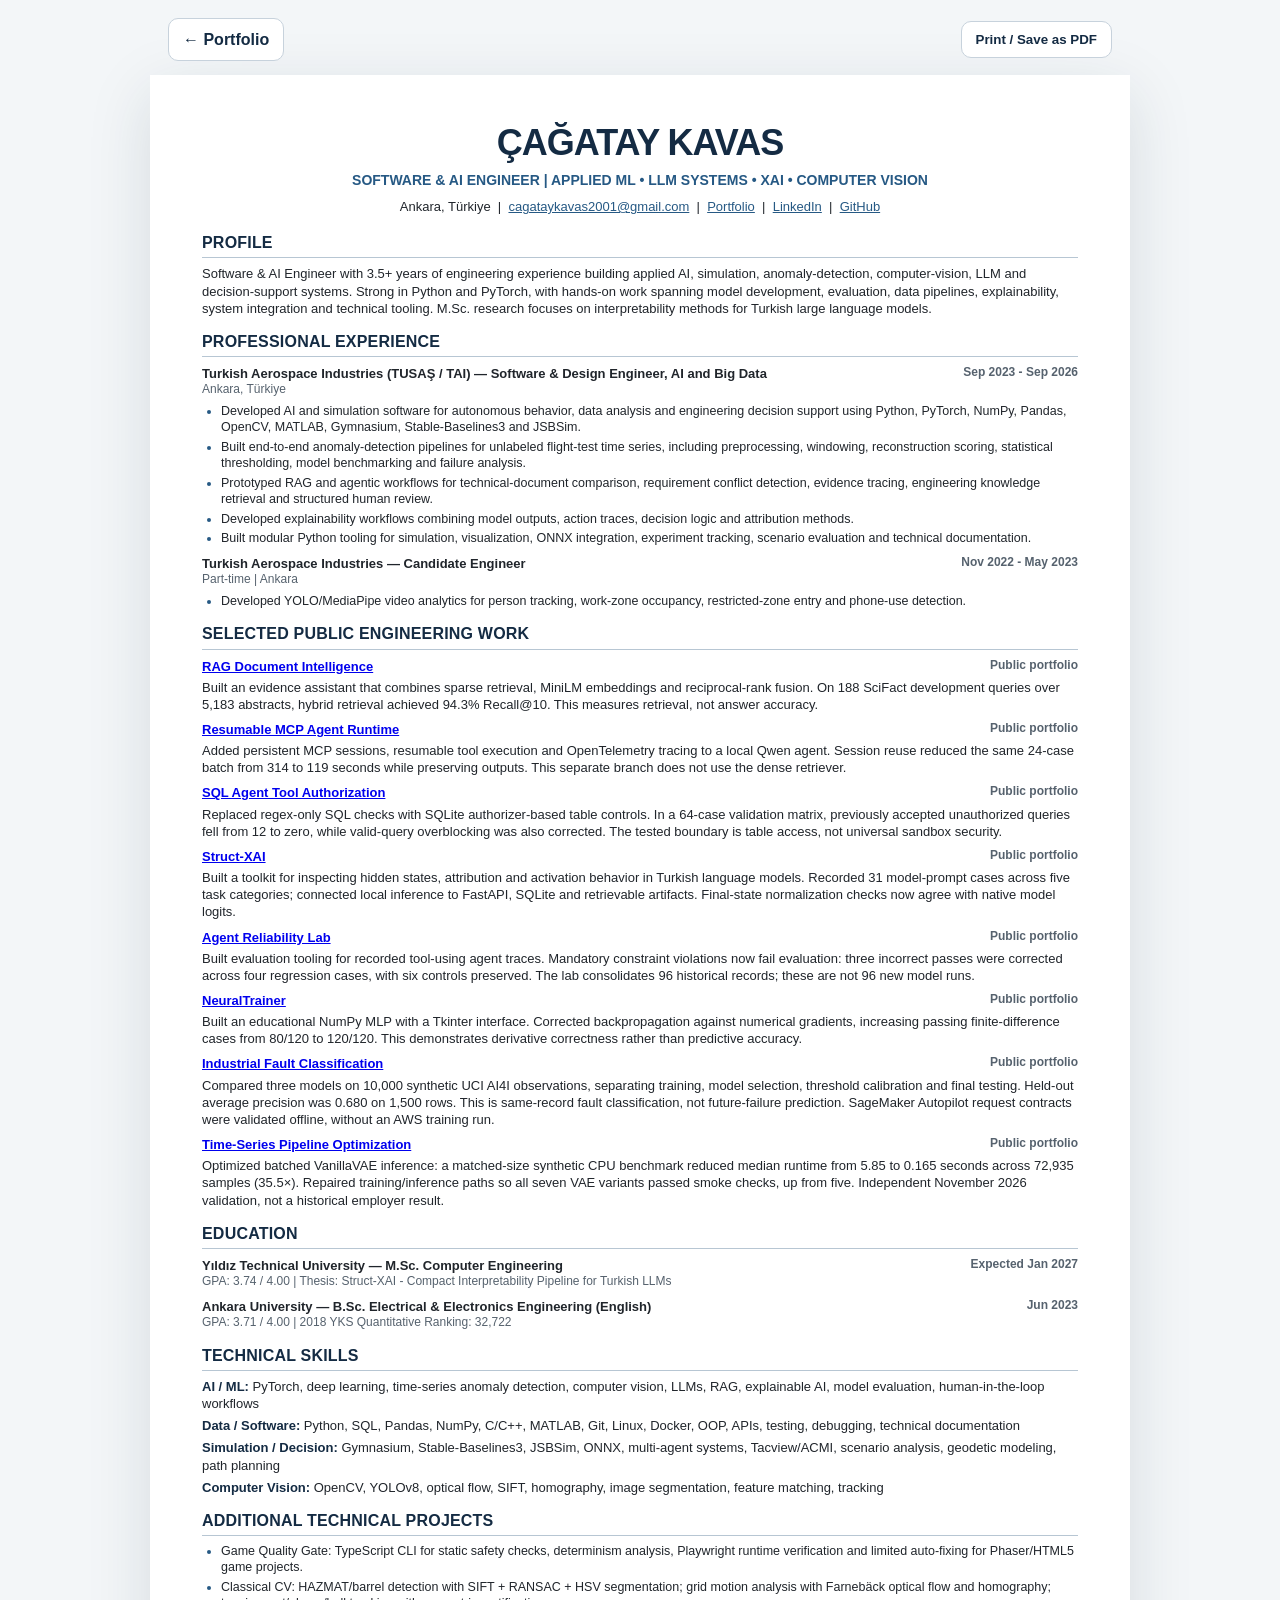
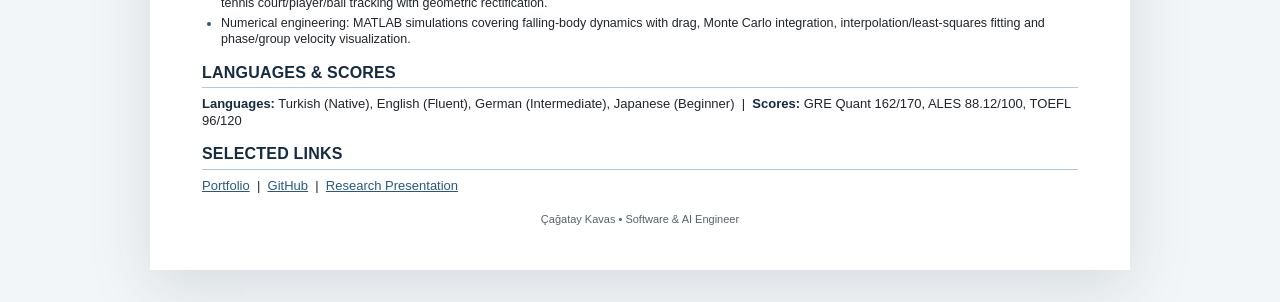
<file: cv.html>
<!DOCTYPE html>

<html lang="en">
<head>
<meta charset="utf-8"/>
<meta content="width=device-width, initial-scale=1" name="viewport"/>
<title>Çağatay Kavas | CV</title>
<meta content="CV of Çağatay Kavas, Software &amp; AI Engineer." name="description"/>
<style>
:root{--navy:#142b43;--blue:#265984;--ink:#20252b;--muted:#56626e;--line:#b7c6d3;--soft:#eef3f7}*{box-sizing:border-box}body{margin:0;background:#f3f6f8;color:var(--ink);font-family:Arial,Helvetica,sans-serif;line-height:1.32}.toolbar{max-width:980px;margin:18px auto 0;display:flex;justify-content:space-between;align-items:center;padding:0 18px}.toolbar a,.toolbar button{border:1px solid #c7d2dc;background:white;color:var(--navy);padding:10px 14px;border-radius:10px;font-weight:700;text-decoration:none;cursor:pointer}.sheet{width:min(980px,calc(100% - 24px));margin:14px auto 32px;background:#fff;box-shadow:0 18px 60px rgba(25,45,65,.13);padding:44px 52px}.name{text-align:center;font-size:36px;letter-spacing:-1px;font-weight:800;color:var(--navy)}.tagline{text-align:center;margin-top:4px;color:var(--blue);font-weight:700;font-size:14px}.contact{text-align:center;margin:9px 0 17px;font-size:13px}.contact a,.links a{color:var(--blue)}h2{font-size:16px;color:var(--navy);margin:14px 0 7px;padding-bottom:4px;border-bottom:1.5px solid var(--line);letter-spacing:.2px}p{margin:4px 0;font-size:13px}.metrics{display:grid;grid-template-columns:repeat(4,1fr);background:var(--soft);margin:10px 0 12px}.metric{text-align:center;padding:9px 7px;border-right:1px solid #d8e1e8}.metric:last-child{border-right:none}.metric strong{display:block;color:var(--navy);font-size:14px}.metric span{font-size:11px;color:var(--muted)}.row{display:grid;grid-template-columns:1fr auto;gap:20px;align-items:start;margin-top:8px}.row strong{font-size:13px}.date{font-size:12px;color:var(--muted);font-weight:700;white-space:nowrap}.sub{font-size:12px;color:var(--muted)}ul{margin:5px 0 7px;padding-left:19px}li{font-size:12.5px;margin:3px 0}li::marker{color:var(--blue)}.skills p{margin:5px 0}.label{font-weight:700;color:var(--navy)}.links{font-size:13px}.footer{text-align:center;color:var(--muted);font-size:11px;margin-top:18px}@media(max-width:700px){.sheet{padding:28px 20px}.name{font-size:29px}.metrics{grid-template-columns:repeat(2,1fr)}.metric:nth-child(2){border-right:none}.row{grid-template-columns:1fr;gap:2px}.date{white-space:normal}.toolbar{padding:0 12px}}@media print{body{background:white}.toolbar{display:none}.sheet{width:auto;margin:0;box-shadow:none;padding:12mm 14mm}.name{font-size:27px}h2{break-after:avoid}.row{break-inside:avoid}p,li{font-size:10.2pt}.footer{display:none}}
</style>
</head>
<body>
<div class="toolbar"><a href="index.html">← Portfolio</a><button onclick="window.print()">Print / Save as PDF</button></div>
<main class="sheet">
<div class="name">ÇAĞATAY KAVAS</div>
<div class="tagline">SOFTWARE &amp; AI ENGINEER | APPLIED ML • LLM SYSTEMS • XAI • COMPUTER VISION</div>
<div class="contact">Ankara, Türkiye  |  <a href="mailto:cagataykavas2001@gmail.com">cagataykavas2001@gmail.com</a>  |  <a href="https://cagataykavas.github.io/">Portfolio</a>  |  <a href="https://www.linkedin.com/in/cagatay-kavas-2b5598209/">LinkedIn</a>  |  <a href="https://github.com/cagataykavas">GitHub</a></div>
<h2>PROFILE</h2>
<p>Software &amp; AI Engineer with 3.5+ years of engineering experience building applied AI, simulation, anomaly-detection, computer-vision, LLM and decision-support systems. Strong in Python and PyTorch, with hands-on work spanning model development, evaluation, data pipelines, explainability, system integration and technical tooling. M.Sc. research focuses on interpretability methods for Turkish large language models.</p>
<h2>PROFESSIONAL EXPERIENCE</h2>
<div class="row"><strong>Turkish Aerospace Industries (TUSAŞ / TAI) — Software &amp; Design Engineer, AI and Big Data</strong><div class="date">Sep 2023 - Sep 2026</div></div><div class="sub">Ankara, Türkiye</div>
<ul><li>Developed AI and simulation software for autonomous behavior, data analysis and engineering decision support using Python, PyTorch, NumPy, Pandas, OpenCV, MATLAB, Gymnasium, Stable-Baselines3 and JSBSim.</li><li>Built end-to-end anomaly-detection pipelines for unlabeled flight-test time series, including preprocessing, windowing, reconstruction scoring, statistical thresholding, model benchmarking and failure analysis.</li><li>Prototyped RAG and agentic workflows for technical-document comparison, requirement conflict detection, evidence tracing, engineering knowledge retrieval and structured human review.</li><li>Developed explainability workflows combining model outputs, action traces, decision logic and attribution methods.</li><li>Built modular Python tooling for simulation, visualization, ONNX integration, experiment tracking, scenario evaluation and technical documentation.</li></ul>
<div class="row"><strong>Turkish Aerospace Industries — Candidate Engineer</strong><div class="date">Nov 2022 - May 2023</div></div><div class="sub">Part-time | Ankara</div><ul><li>Developed YOLO/MediaPipe video analytics for person tracking, work-zone occupancy, restricted-zone entry and phone-use detection.</li></ul><h2>SELECTED PUBLIC ENGINEERING WORK</h2><div class="row"><strong><a href="https://github.com/cagataykavas/rag-document-intelligence/tree/evidence/dense-retrieval">RAG Document Intelligence</a></strong><div class="date">Public portfolio</div></div><p>Built an evidence assistant that combines sparse retrieval, MiniLM embeddings and reciprocal-rank fusion. On 188 SciFact development queries over 5,183 abstracts, hybrid retrieval achieved 94.3% Recall@10. This measures retrieval, not answer accuracy.</p><div class="row"><strong><a href="https://github.com/cagataykavas/rag-document-intelligence/tree/feat/integrated-mcp-telemetry">Resumable MCP Agent Runtime</a></strong><div class="date">Public portfolio</div></div><p>Added persistent MCP sessions, resumable tool execution and OpenTelemetry tracing to a local Qwen agent. Session reuse reduced the same 24-case batch from 314 to 119 seconds while preserving outputs. This separate branch does not use the dense retriever.</p><div class="row"><strong><a href="https://github.com/cagataykavas/human-agent-service-design/commit/f3bfcfa427a50f4a7628a9c6f33f76b3bbf8b095">SQL Agent Tool Authorization</a></strong><div class="date">Public portfolio</div></div><p>Replaced regex-only SQL checks with SQLite authorizer-based table controls. In a 64-case validation matrix, previously accepted unauthorized queries fell from 12 to zero, while valid-query overblocking was also corrected. The tested boundary is table access, not universal sandbox security.</p><div class="row"><strong><a href="https://github.com/cagataykavas/struct-xai-platform/commit/80fcb55f032952ea6fb3cd18b6f99fbe8255e479">Struct-XAI</a></strong><div class="date">Public portfolio</div></div><p>Built a toolkit for inspecting hidden states, attribution and activation behavior in Turkish language models. Recorded 31 model-prompt cases across five task categories; connected local inference to FastAPI, SQLite and retrievable artifacts. Final-state normalization checks now agree with native model logits.</p><div class="row"><strong><a href="https://github.com/cagataykavas/agent-reliability-lab/commit/adfccb5ecf1e6d7d2850adefcd42c8ba82210dc8">Agent Reliability Lab</a></strong><div class="date">Public portfolio</div></div><p>Built evaluation tooling for recorded tool-using agent traces. Mandatory constraint violations now fail evaluation: three incorrect passes were corrected across four regression cases, with six controls preserved. The lab consolidates 96 historical records; these are not 96 new model runs.</p><div class="row"><strong><a href="https://github.com/cagataykavas/neuralTrainer/commit/472ad84db48ba0b283302f3122bb0098cda5559f">NeuralTrainer</a></strong><div class="date">Public portfolio</div></div><p>Built an educational NumPy MLP with a Tkinter interface. Corrected backpropagation against numerical gradients, increasing passing finite-difference cases from 80/120 to 120/120. This demonstrates derivative correctness rather than predictive accuracy.</p><div class="row"><strong><a href="https://github.com/cagataykavas/aws-ml-platform/commit/2976bf8b93fe72e08221b2fd6e8a011ea69a2e56">Industrial Fault Classification</a></strong><div class="date">Public portfolio</div></div><p>Compared three models on 10,000 synthetic UCI AI4I observations, separating training, model selection, threshold calibration and final testing. Held-out average precision was 0.680 on 1,500 rows. This is same-record fault classification, not future-failure prediction. SageMaker Autopilot request contracts were validated offline, without an AWS training run.</p><div class="row"><strong><a href="https://github.com/cagataykavas/time-series-anomaly-lab/commit/8df97674852fa198b7f07c85bac44ccdec9f0926">Time-Series Pipeline Optimization</a></strong><div class="date">Public portfolio</div></div><p>Optimized batched VanillaVAE inference: a matched-size synthetic CPU benchmark reduced median runtime from 5.85 to 0.165 seconds across 72,935 samples (35.5×). Repaired training/inference paths so all seven VAE variants passed smoke checks, up from five. Independent November 2026 validation, not a historical employer result.</p><h2>EDUCATION</h2>
<div class="row"><strong>Yıldız Technical University — M.Sc. Computer Engineering</strong><div class="date">Expected Jan 2027</div></div><div class="sub">GPA: 3.74 / 4.00 | Thesis: Struct-XAI - Compact Interpretability Pipeline for Turkish LLMs</div>
<div class="row"><strong>Ankara University — B.Sc. Electrical &amp; Electronics Engineering (English)</strong><div class="date">Jun 2023</div></div><div class="sub">GPA: 3.71 / 4.00 | 2018 YKS Quantitative Ranking: 32,722</div>
<h2>TECHNICAL SKILLS</h2><div class="skills"><p><span class="label">AI / ML:</span> PyTorch, deep learning, time-series anomaly detection, computer vision, LLMs, RAG, explainable AI, model evaluation, human-in-the-loop workflows</p><p><span class="label">Data / Software:</span> Python, SQL, Pandas, NumPy, C/C++, MATLAB, Git, Linux, Docker, OOP, APIs, testing, debugging, technical documentation</p><p><span class="label">Simulation / Decision:</span> Gymnasium, Stable-Baselines3, JSBSim, ONNX, multi-agent systems, Tacview/ACMI, scenario analysis, geodetic modeling, path planning</p><p><span class="label">Computer Vision:</span> OpenCV, YOLOv8, optical flow, SIFT, homography, image segmentation, feature matching, tracking</p></div>
<h2>ADDITIONAL TECHNICAL PROJECTS</h2><ul><li>Game Quality Gate: TypeScript CLI for static safety checks, determinism analysis, Playwright runtime verification and limited auto-fixing for Phaser/HTML5 game projects.</li><li>Classical CV: HAZMAT/barrel detection with SIFT + RANSAC + HSV segmentation; grid motion analysis with Farnebäck optical flow and homography; tennis court/player/ball tracking with geometric rectification.</li><li>Numerical engineering: MATLAB simulations covering falling-body dynamics with drag, Monte Carlo integration, interpolation/least-squares fitting and phase/group velocity visualization.</li></ul>
<h2>LANGUAGES &amp; SCORES</h2><p><span class="label">Languages:</span> Turkish (Native), English (Fluent), German (Intermediate), Japanese (Beginner)  |  <span class="label">Scores:</span> GRE Quant 162/170, ALES 88.12/100, TOEFL 96/120</p>
<h2>SELECTED LINKS</h2><p class="links"><a href="https://cagataykavas.github.io/">Portfolio</a>  |  <a href="https://github.com/cagataykavas">GitHub</a>  |  <a href="https://youtu.be/bw39YavErL0?si=DomrWFxxATDhxrtR">Research Presentation</a></p>
<div class="footer">Çağatay Kavas • Software &amp; AI Engineer</div>
</main>
</body>
</html>
</file>
